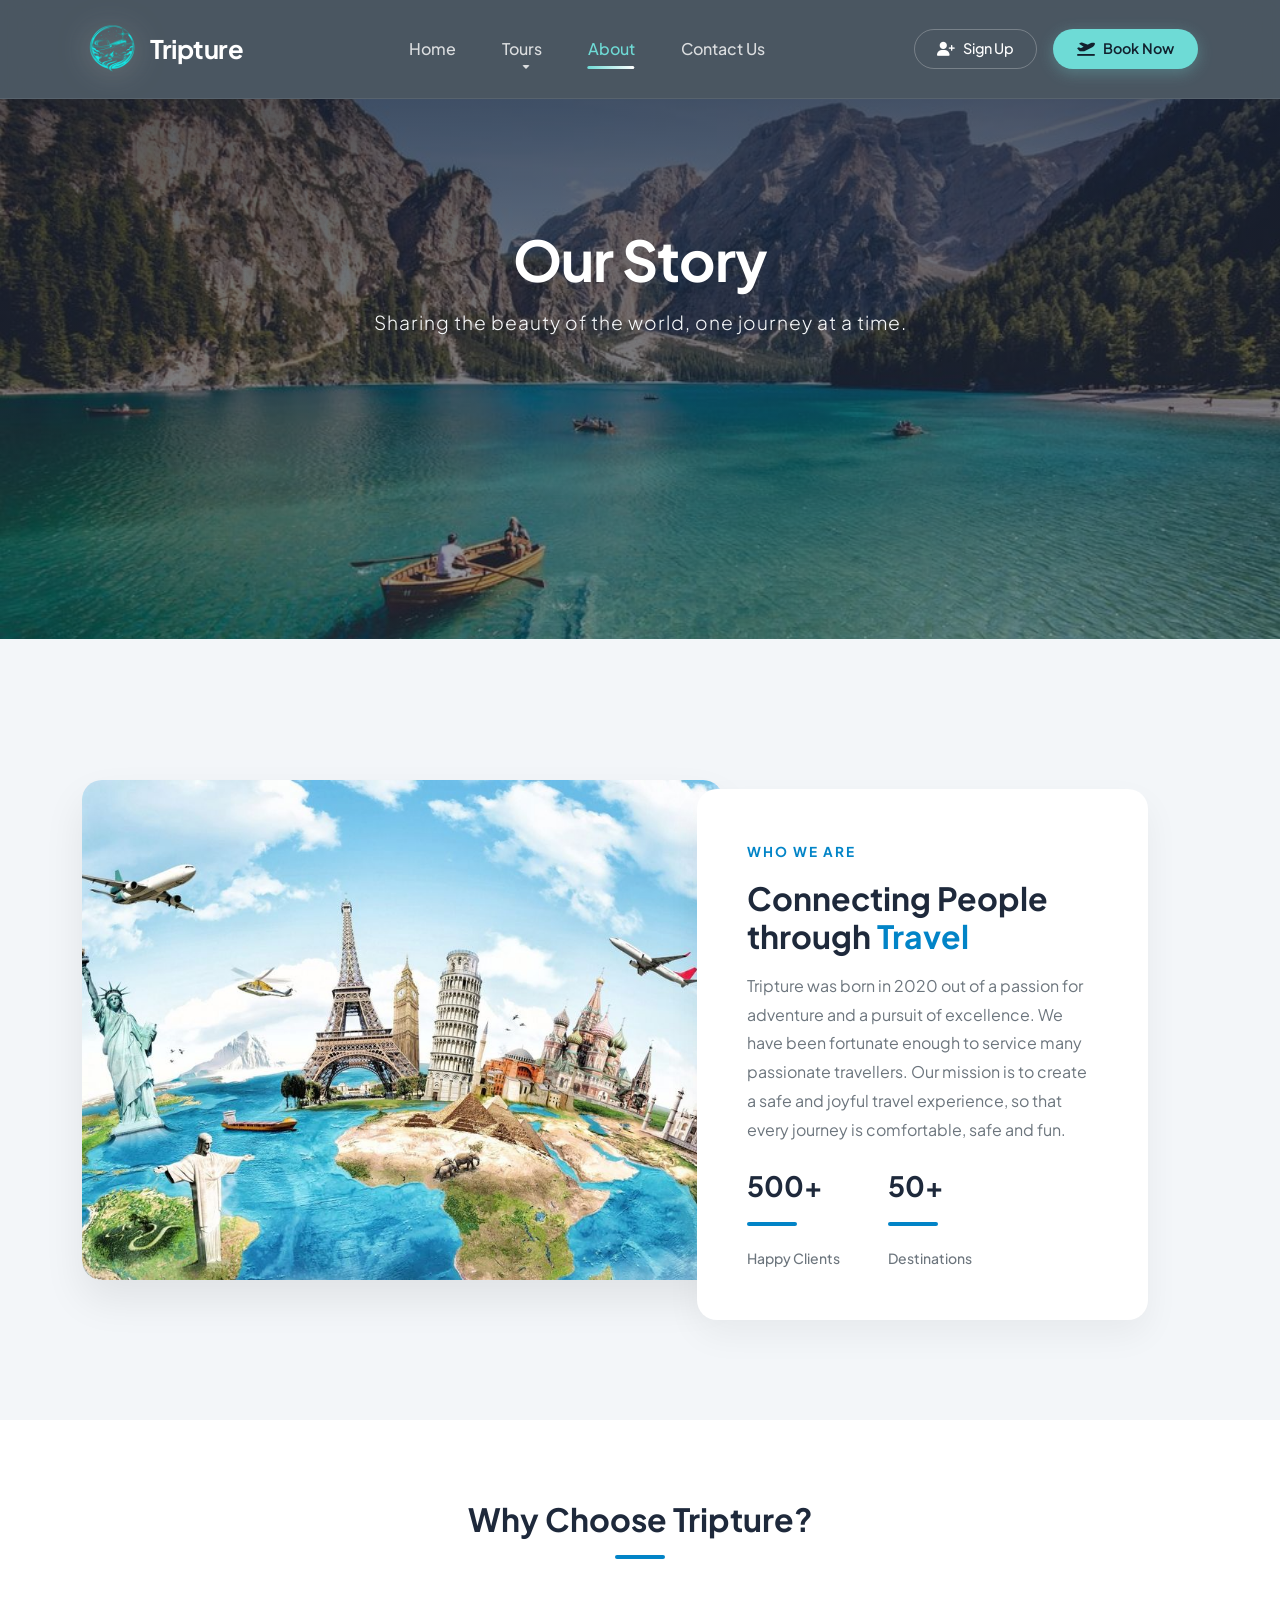
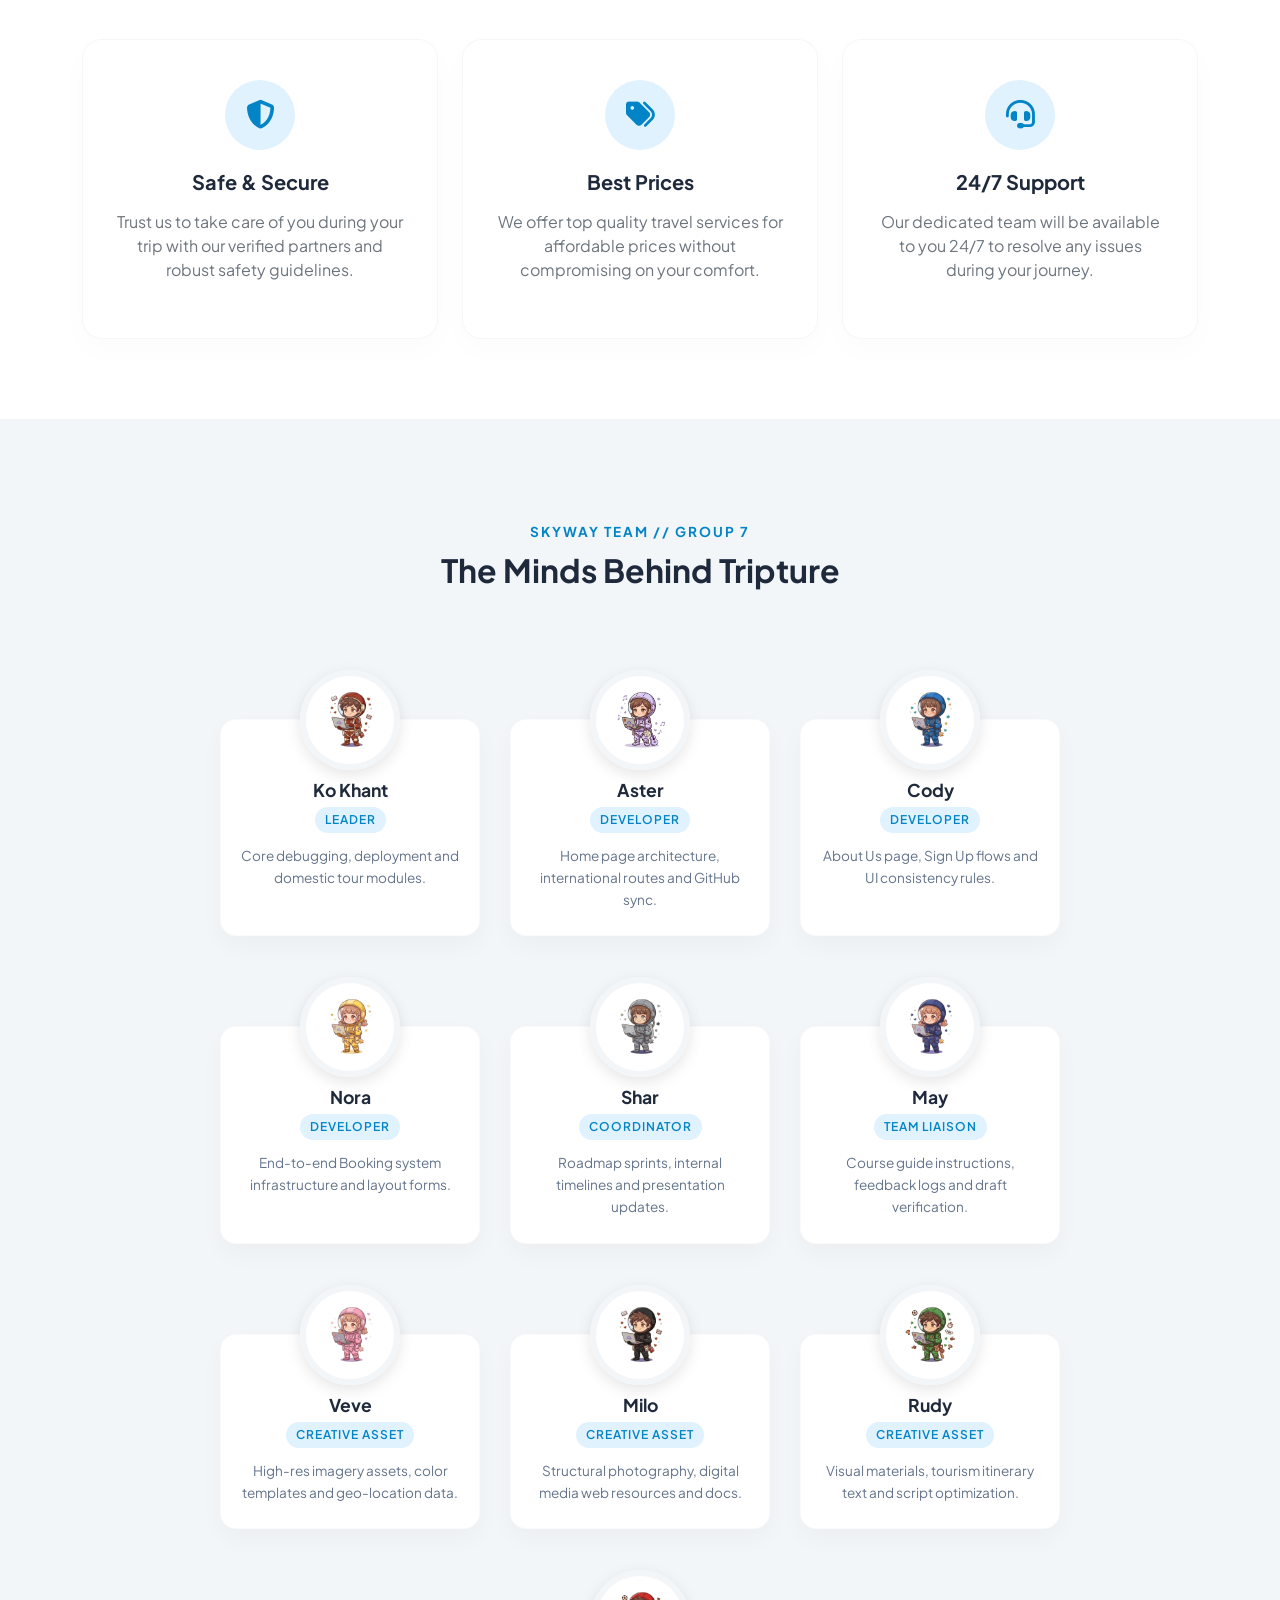
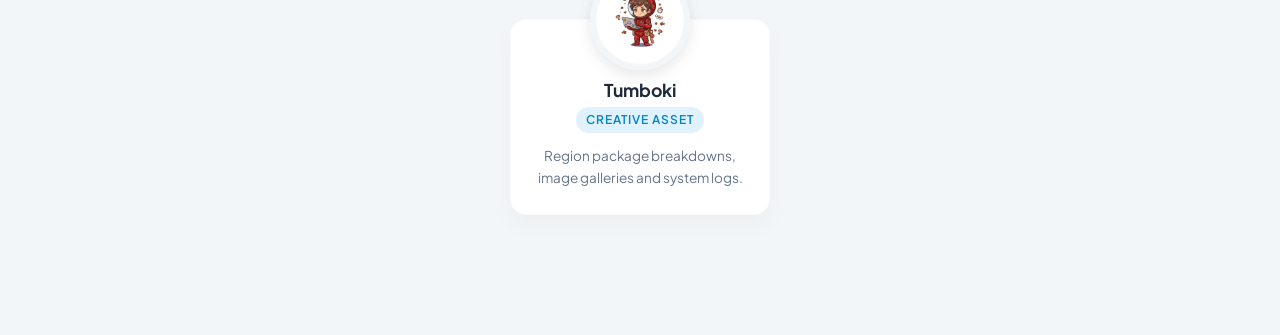
<file: about.html>
<!DOCTYPE html>
<html lang="en">

<head>
    <meta charset="UTF-8">
    <meta name="viewport" content="width=device-width, initial-scale=1.0">
    <title>About Us | Tripture</title>

    <link rel="icon" type="image/png" sizes="96x96" href="https://tripture.vercel.app/assets/favicon.png?v=2">

    <link href="https://fonts.googleapis.com/css2?family=Plus+Jakarta+Sans:wght@300;400;500;600;700&display=swap"
        rel="stylesheet">

    <link rel="stylesheet" href="https://cdnjs.cloudflare.com/ajax/libs/font-awesome/6.4.0/css/all.min.css">

    <link href="https://cdn.jsdelivr.net/npm/bootstrap@5.3.0/dist/css/bootstrap.min.css" rel="stylesheet">

    <link rel="stylesheet" href="./style.css">
    <link rel="stylesheet" href="./navbar.css">

    <style>
        /* Global Variables & Theme */
        :root {
            --bg-color: #f3f6f9;
            --surface-color: #ffffff;
            --text-primary: #1e293b;
            --text-secondary: #64748b;
            --accent-color: #0284c7;
            --accent-light: #e0f2fe;

        }

        body {
            font-family: 'Plus Jakarta Sans', sans-serif;
            background-color: var(--bg-color);
            color: var(--text-primary);
            overflow-x: hidden;
            animation: fadeIn 1s ease-in-out;
        }

        @keyframes fadeIn {
            from {
                opacity: 0;
                transform: translateY(15px);
            }

            to {
                opacity: 1;
                transform: translateY(0);
            }
        }

        /* Hero Section (Minimalist & Deep) */
        .hero-section {
            background: linear-gradient(to bottom, rgba(15, 23, 42, 0.7), rgba(15, 23, 42, 0.4)), url('./assets/1.jpg') center/cover fixed;
            height: 60vh;
            min-height: 400px;
            display: flex;
            align-items: center;
            justify-content: center;
            text-align: center;
            position: relative;
            background-attachment: scroll;
        }

        .hero-content h1 {
            font-size: 3.5rem;
            font-weight: 700;
            color: #ffffff;
            letter-spacing: -1px;
            margin-bottom: 15px;
        }

        .hero-content p {
            color: #f8fafc;
            font-size: 1.2rem;
            font-weight: 300;
            letter-spacing: 1px;
        }

        /*  Mission Section (Overlapping Premium Layout) */
        .mission-section {
            padding: 100px 0;
            position: relative;
        }

        .mission-image-box {
            position: relative;
            border-radius: 20px;
            overflow: hidden;
            box-shadow: 0 20px 40px rgba(0, 0, 0, 0.08);
        }

        .mission-image-box img {
            width: 100%;
            height: 500px;
            object-fit: cover;
            transition: transform 0.7s ease;
        }

        .mission-image-box:hover img {
            transform: scale(1.05);
        }

        .mission-text-card {
            background: var(--surface-color);
            padding: 50px;
            border-radius: 20px;
            box-shadow: 0 15px 35px rgba(0, 0, 0, 0.05);
            position: relative;
            left: -50px;
            /* Overlapping effect */
            z-index: 2;
            margin-top: 50px;
        }

        @media (max-width: 991px) {
            .mission-text-card {
                left: 0;
                margin-top: -50px;
            }
        }

        .subtitle {
            color: var(--accent-color);
            font-size: 0.85rem;
            font-weight: 700;
            text-transform: uppercase;
            letter-spacing: 2px;
        }

        .stats-divider {
            height: 4px;
            width: 50px;
            background: var(--accent-color);
            border-radius: 2px;
            margin: 20px 0;
        }

        /* Features Section (Clean & Soft) */
        .features-section {
            padding: 80px 0;
        }

        .feature-box {
            background: var(--surface-color);
            border-radius: 20px;
            padding: 40px 30px;
            text-align: center;
            height: 100%;
            box-shadow: 0 10px 30px rgba(0, 0, 0, 0.02);
            border: 1px solid rgba(0, 0, 0, 0.03);
            transition: all 0.4s ease;
        }

        .feature-box:hover {
            transform: translateY(-10px);
            box-shadow: 0 20px 40px rgba(2, 132, 199, 0.08);
            border-color: var(--accent-light);
        }

        .icon-wrapper {
            width: 70px;
            height: 70px;
            background: var(--accent-light);
            color: var(--accent-color);
            border-radius: 50%;
            display: flex;
            align-items: center;
            justify-content: center;
            font-size: 1.8rem;
            margin: 0 auto 20px auto;
            transition: all 0.4s ease;
        }

        .feature-box:hover .icon-wrapper {
            background: var(--accent-color);
            color: #ffffff;
            transform: rotateY(180deg);
        }

        /* Team Section (Centered, Floating Profiles) */
        .team-section {
            padding: 100px 0 120px 0;
        }

        .section-header {
            text-align: center;
            margin-bottom: 80px;
        }

        /* Centered Flexbox layout for neatness */
        .team-grid {
            display: flex;
            flex-wrap: wrap;
            justify-content: center;
            gap: 40px 30px;
            max-width: 1200px;
            margin: 0 auto;
        }

        .team-card {
            background: var(--surface-color);
            width: 260px;
            border-radius: 16px;
            padding: 60px 20px 25px 20px;
            text-align: center;
            position: relative;
            margin-top: 50px;
            /* Space for the floating image */
            box-shadow: 0 10px 25px rgba(0, 0, 0, 0.03);
            border: 1px solid rgba(0, 0, 0, 0.02);
            transition: all 0.3s ease;
        }

        .team-card:hover {
            transform: translateY(-8px);
            box-shadow: 0 20px 40px rgba(0, 0, 0, 0.4);
        }

        .team-card-img {
            position: absolute;
            top: -50px;
            /* Pushing image out of the box */
            left: 50%;
            transform: translateX(-50%);
            width: 100px;
            height: 100px;
            border-radius: 50%;
            object-fit: cover;
            border: 6px solid var(--bg-color);
            /* Matches page background to look cut out */
            box-shadow: 0 5px 15px rgba(0, 0, 0, 0.1);
            transition: all 0.4s ease;
        }

        .team-card:hover .team-card-img {
            border-color: var(--text-secondary);
            transform: translateX(-50%) scale(1.1);
        }

        .team-info h4 {
            font-size: 1.1rem;
            font-weight: 700;
            color: var(--text-primary);
            margin-bottom: 5px;
        }

        .team-role {
            font-size: 0.75rem;
            font-weight: 600;
            color: var(--accent-color);
            background: var(--accent-light);
            padding: 4px 10px;
            border-radius: 20px;
            display: inline-block;
            text-transform: uppercase;
            letter-spacing: 1px;
            margin-bottom: 12px;
        }

        .team-desc {
            font-size: 0.85rem;
            color: var(--text-secondary);
            line-height: 1.6;
            margin: 0;
        }
    </style>
</head>

<body>

    <nav class="navbar navbar-expand-lg sticky-top glass-nav">
        <div class="container">
            <!-- Brand / Logo -->
            <a class="navbar-brand d-flex align-items-center" href="#">
                <img src="/assets/favicon.png" alt="Logo" class="me-2 favilogo-img"
                    style="width: 60px; height: 60px;" />
                <span class="brand-text">Tripture</span>
            </a>

            <!-- Custom Hamburger Toggler for Mobile -->
            <button class="navbar-toggler custom-toggler collapsed" type="button" data-bs-toggle="collapse"
                data-bs-target="#navbarNav" aria-controls="navbarNav" aria-expanded="false"
                aria-label="Toggle navigation">
                <span class="toggler-bar bar-top"></span>
                <span class="toggler-bar bar-middle"></span>
                <span class="toggler-bar bar-bottom"></span>
            </button>

            <!-- Navbar Menu Links -->
            <div class="collapse navbar-collapse" id="navbarNav">
                <ul class="navbar-nav mx-auto align-items-center">
                    <li class="nav-item">
                        <a class="nav-link" href="./index.html">Home</a>
                    </li>
                    <li class="nav-item dropdown">
                        <a class="nav-link dropdown-toggle" href="#" role="button" data-bs-toggle="dropdown"
                            aria-expanded="false">
                            Tours
                        </a>
                        <ul class="dropdown-menu custom-dropdown">
                            <li><a class="dropdown-item" href="./domestic.html"><i
                                        class="fa-solid fa-map-location-dot me-2"></i>Domestic</a></li>
                            <li><a class="dropdown-item" href="/international.html"><i
                                        class="fa-solid fa-globe me-2"></i>International</a></li>
                        </ul>
                    </li>
                    <li class="nav-item">
                        <a class="nav-link active" href="#">About</a>
                    </li>
                    <li class="nav-item">
                        <a class="nav-link" href="#">Contact Us</a>
                    </li>
                </ul>

                <!-- Auth & Call To Action Buttons -->
                <div class="nav-buttons d-flex flex-column flex-lg-row align-items-center gap-3">
                    <a href="./signup.html" class="btn btn-login">
                        <i class="fa-solid fa-user-plus me-2"></i>Sign Up
                    </a>
                    <a href="./booking.html" class="btn btn-book">
                        <i class="fa-solid fa-plane-departure me-2"></i>Book Now
                    </a>
                </div>
            </div>
        </div>
    </nav>

    <header class="hero-section">
        <div class="hero-content">
            <h1>Our Story</h1>
            <p>Sharing the beauty of the world, one journey at a time.</p>
        </div>
    </header>

    <section class="mission-section">
        <div class="container">
            <div class="row align-items-center">
                <div class="col-lg-7">
                    <div class="mission-image-box">
                        <img src="./assets/2.jpg" alt="Adventure Travel">
                    </div>
                </div>
                <div class="col-lg-5">
                    <div class="mission-text-card">
                        <span class="subtitle">Who We Are</span>
                        <h2 class="fw-bold my-3">Connecting People through <span
                                style="color: var(--accent-color);">Travel</span></h2>
                        <p class="text-secondary mb-4" style="line-height: 1.8;">
                            Tripture was born in 2020 out of a passion for adventure and a pursuit of excellence.
                            We have been fortunate enough to service many passionate travellers. Our mission is to
                            create a safe and joyful travel experience, so that every journey is comfortable, safe and
                            fun.
                        </p>

                        <div class="d-flex gap-5 mt-4">
                            <div>
                                <h3 class="fw-bold mb-0">500+</h3>
                                <div class="stats-divider"></div>
                                <span class="text-secondary small fw-medium">Happy Clients</span>
                            </div>
                            <div>
                                <h3 class="fw-bold mb-0">50+</h3>
                                <div class="stats-divider"></div>
                                <span class="text-secondary small fw-medium">Destinations</span>
                            </div>
                        </div>
                    </div>
                </div>
            </div>
        </div>
    </section>

    <section class="features-section">
        <div class="container">
            <div class="section-header">
                <h2 class="fw-bold">Why Choose Tripture?</h2>
                <div class="stats-divider mx-auto mt-3"></div>
            </div>
            <div class="row g-4">
                <div class="col-md-4">
                    <div class="feature-box">
                        <div class="icon-wrapper">
                            <i class="fa-solid fa-shield-halved"></i>
                        </div>
                        <h5 class="fw-bold mb-3">Safe & Secure</h5>
                        <p class="text-secondary">Trust us to take care of you during your trip with our verified
                            partners and robust safety guidelines.</p>
                    </div>
                </div>
                <div class="col-md-4">
                    <div class="feature-box">
                        <div class="icon-wrapper">
                            <i class="fa-solid fa-tags"></i>
                        </div>
                        <h5 class="fw-bold mb-3">Best Prices</h5>
                        <p class="text-secondary">We offer top quality travel services for affordable prices without
                            compromising on your comfort.</p>
                    </div>
                </div>
                <div class="col-md-4">
                    <div class="feature-box">
                        <div class="icon-wrapper">
                            <i class="fa-solid fa-headset"></i>
                        </div>
                        <h5 class="fw-bold mb-3">24/7 Support</h5>
                        <p class="text-secondary">Our dedicated team will be available to you 24/7 to resolve any issues
                            during your journey.</p>
                    </div>
                </div>
            </div>
        </div>
    </section>

    <section class="team-section" id="team-section">
        <div class="container">

            <div class="section-header">
                <span class="subtitle">Skyway Team // Group 7</span>
                <h2 class="fw-bold mt-2">The Minds Behind Tripture</h2>
            </div>

            <div class="team-grid">

                <div class="team-card">
                    <img src="./assets/profile/ko khant.jpg" alt="Ko Khant" class="team-card-img">
                    <div class="team-info">
                        <h4>Ko Khant</h4>
                        <span class="team-role">Leader</span>
                        <p class="team-desc">Core debugging, deployment and domestic tour modules.</p>
                    </div>
                </div>

                <div class="team-card">
                    <img src="./assets/profile/aster.jpg" alt="Aster" class="team-card-img">
                    <div class="team-info">
                        <h4>Aster</h4>
                        <span class="team-role">Developer</span>
                        <p class="team-desc">Home page architecture, international routes and GitHub sync.</p>
                    </div>
                </div>

                <div class="team-card">
                    <img src="./assets/profile/cody.jpg" alt="Cody" class="team-card-img">
                    <div class="team-info">
                        <h4>Cody</h4>
                        <span class="team-role">Developer</span>
                        <p class="team-desc">About Us page, Sign Up flows and UI consistency rules.</p>
                    </div>
                </div>

                <div class="team-card">
                    <img src="./assets/profile/nora.jpg" alt="Nora" class="team-card-img">
                    <div class="team-info">
                        <h4>Nora</h4>
                        <span class="team-role">Developer</span>
                        <p class="team-desc">End-to-end Booking system infrastructure and layout forms.</p>
                    </div>
                </div>

                <div class="team-card">
                    <img src="./assets/profile/shar.jpg" alt="Shar" class="team-card-img">
                    <div class="team-info">
                        <h4>Shar</h4>
                        <span class="team-role">Coordinator</span>
                        <p class="team-desc">Roadmap sprints, internal timelines and presentation updates.</p>
                    </div>
                </div>

                <div class="team-card">
                    <img src="./assets/profile/may.jpg" alt="May" class="team-card-img">
                    <div class="team-info">
                        <h4>May</h4>
                        <span class="team-role">Team Liaison</span>
                        <p class="team-desc">Course guide instructions, feedback logs and draft verification.</p>
                    </div>
                </div>

                <div class="team-card">
                    <img src="./assets/profile/veve.jpg" alt="Veve" class="team-card-img">
                    <div class="team-info">
                        <h4>Veve</h4>
                        <span class="team-role">Creative Asset</span>
                        <p class="team-desc">High-res imagery assets, color templates and geo-location data.</p>
                    </div>
                </div>

                <div class="team-card">
                    <img src="./assets/profile/milo.jpg" alt="Milo" class="team-card-img">
                    <div class="team-info">
                        <h4>Milo</h4>
                        <span class="team-role">Creative Asset</span>
                        <p class="team-desc">Structural photography, digital media web resources and docs.</p>
                    </div>
                </div>

                <div class="team-card">
                    <img src="./assets/profile/rudy.jpg" alt="Rudy" class="team-card-img">
                    <div class="team-info">
                        <h4>Rudy</h4>
                        <span class="team-role">Creative Asset</span>
                        <p class="team-desc">Visual materials, tourism itinerary text and script optimization.</p>
                    </div>
                </div>

                <div class="team-card">
                    <img src="./assets/profile/tumboki.jpg" alt="Tumboki" class="team-card-img">
                    <div class="team-info">
                        <h4>Tumboki</h4>
                        <span class="team-role">Creative Asset</span>
                        <p class="team-desc">Region package breakdowns, image galleries and system logs.</p>
                    </div>
                </div>

            </div>
        </div>
    </section>

    <script src="https://cdn.jsdelivr.net/npm/bootstrap@5.3.0/dist/js/bootstrap.bundle.min.js"></script>
</body>

</html>
</file>
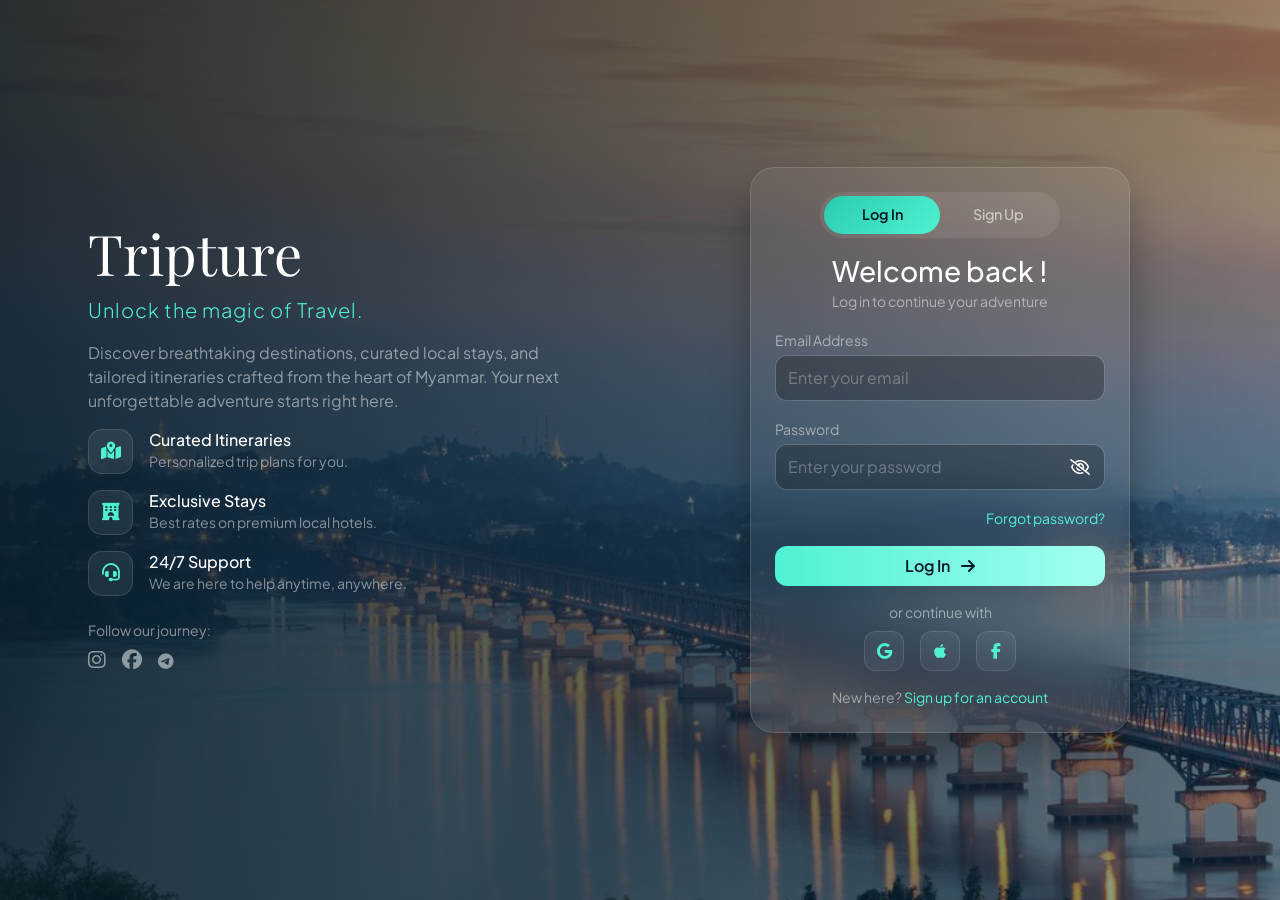
<file: signup.html>
<!DOCTYPE html>
<html lang="en">
<head>
    <meta charset="UTF-8">
    <meta name="viewport" content="width=device-width, initial-scale=1.0">
    <title>Sign Up with Tripture</title>
    <link rel="icon" type="image/png" sizes="96x96" href="https://tripture.vercel.app/assets/favicon.png?v=2">

    <!-- bootstrap css1 js1  -->
    <link href="https://cdn.jsdelivr.net/npm/bootstrap@5.3.2/dist/css/bootstrap.min.css" rel="stylesheet">
    
    <!-- font awesome  -->
    <link rel="stylesheet" href="https://cdnjs.cloudflare.com/ajax/libs/font-awesome/6.4.2/css/all.min.css">
    <!-- custom css  -->
    <link rel="stylesheet" href="./signup.css">
</head>
<body>

    <div class="container-fluid login-container d-flex align-items-center justify-content-center">
        <div class="row w-100 max-container align-items-center" style="min-height: 85vh;">
            
            <div class="col-lg-6 d-none d-lg-flex flex-column justify-content-center text-white ps-5 h-100 pe-5">
                
                <h1 class="display-4 fw-serif mb-2">Tripture</h1> <p class="lead tagline-text mb-3">Unlock the magic of Travel.</p> <div class="w-100 text-white-50 mb-3"> <p class="mb-0">Discover breathtaking destinations, curated local stays, and tailored itineraries crafted from the heart of Myanmar. Your next unforgettable adventure starts right here.</p>
                </div>

                <div class="features-list d-flex flex-column gap-3 mb-4"> <div class="d-flex align-items-center gap-3">
                        <div class="feature-icon" style="width:45px; height:45px; font-size:1.1rem;"><i class="fa-solid fa-map-location-dot"></i></div>
                        <div>
                            <h6 class="mb-0 text-white">Curated Itineraries</h6>
                            <small class="text-white-50">Personalized trip plans for you.</small>
                        </div>
                    </div>
                    <div class="d-flex align-items-center gap-3">
                        <div class="feature-icon" style="width:45px; height:45px; font-size:1.1rem;"><i class="fa-solid fa-hotel"></i></div>
                        <div>
                            <h6 class="mb-0 text-white">Exclusive Stays</h6>
                            <small class="text-white-50">Best rates on premium local hotels.</small>
                        </div>
                    </div>
                    <div class="d-flex align-items-center gap-3">
                        <div class="feature-icon" style="width:45px; height:45px; font-size:1.1rem;"><i class="fa-solid fa-headset"></i></div>
                        <div>
                            <h6 class="mb-0 text-white">24/7 Support</h6>
                            <small class="text-white-50">We are here to help anytime, anywhere.</small>
                        </div>
                    </div>
                </div>

                <div class="mt-auto pb-2">
                    <small class="text-white-50 d-block mb-2">Follow our journey:</small>
                    <div class="d-flex gap-3">
                        <a href="#" class="social-link-icon"><i class="fa-brands fa-instagram fs-5"></i></a>
                        <a href="#" class="social-link-icon"><i class="fa-brands fa-facebook fs-5"></i></a>
                        <a href="#" class="social-link-icon"><i class="fa-brands fa-telegram"></i></a>
                    </div>
                </div>

            </div>

            <div class="col-lg-6 col-100 d-flex justify-content-center align-items-center">
                <div class="glass-card p-4 p-md-4 w-100" style="max-width: 380px;">
                    
                    <div class="text-center d-lg-none mb-3">
                        <h1 class="fw-serif text-white mb-1">Tripture</h1>
                        <p class="text-white-50 small">Unlock the magic of Travel</p>
                    </div>

                    <div class="switch-box mb-3 mx-auto" id="switchBox"> <div class="switch-slider"></div>
                        <button class="switch-btn active" id="btnShowLogin">Log In</button>
                        <button class="switch-btn" id="btnShowSignup">Sign Up</button>
                    </div>

                    <div class="form-container relative-container">
                        
                        <div class="form-section active" id="loginSection">
                            <h3 class="text-white text-center mb-1">Welcome back !</h3>
                            <p class="text-center text-white-50 small mb-3">Log in to continue your adventure</p>

                            <form id="loginForm">
                                <div class="mb-3">
                                    <label class="form-label text-white-50 small mb-1">Email Address</label>
                                    <input type="email" class="form-control" id="loginEmail" placeholder="Enter your email" required>
                                </div>
                                <div class="mb-3">
                                    <label class="form-label text-white-50 small mb-1">Password</label>
                                    <div class="password-wrapper">
                                        <input type="password" class="form-control password-input" id="loginPassword" placeholder="Enter your password" required minlength="6">
                                        <i class="fa-regular fa-eye-slash toggle-password password-icon"></i>
                                    </div>
                                </div>
                                <div class="text-end mb-3">
                                    <a href="#" class="forgot-link small text-cyan">Forgot password?</a>
                                </div>

                                <button type="submit" class="btn btn-primary-action w-100 mb-3 py-2">
                                    Log In <i class="fa-solid fa-arrow-right ms-2"></i>
                                </button>
                            </form>

                            <div class="text-center text-white-50 small mb-2">or continue with</div>
                            <div class="d-flex justify-content-center gap-3 mb-3">
                                <button class="btn btn-social" style="width:40px; height:40px;"><i class="fa-brands fa-google"></i></button>
                                <button class="btn btn-social" style="width:40px; height:40px;"><i class="fa-brands fa-apple"></i></button>
                                <button class="btn btn-social" style="width:40px; height:40px;"><i class="fa-brands fa-facebook-f"></i></button>
                            </div>

                            <div class="text-center text-white-50 small">
                                New here? <a href="#" class="switch-link text-cyan" id="linkToSignUp">Sign up for an account</a>
                            </div>
                        </div>

                        <div class="form-section" id="signupSection">
                            <h3 class="text-white text-center mb-1">Create Account</h3>
                            <p class="text-center text-white-50 small mb-3">Join Tripture to explore the world</p>

                            <form id="signUpForm">
                                <div class="mb-2">
                                    <label class="form-label text-white-50 small mb-1">Full Name</label>
                                    <input type="text" class="form-control" id="signUpName" placeholder="Enter your name" required>
                                </div>
                                <div class="mb-2">
                                    <label class="form-label text-white-50 small mb-1">Email Address</label>
                                    <input type="email" class="form-control" id="signUpEmail" placeholder="Enter your email" required>
                                </div>
                                <div class="mb-3">
                                    <label class="form-label text-white-50 small mb-1">Password</label>
                                    <div class="password-wrapper">
                                        <input type="password" class="form-control password-input" id="signUpPassword" placeholder="Create password" required minlength="6">
                                        <i class="fa-regular fa-eye-slash toggle-password password-icon"></i>
                                    </div>
                                </div>

                                <div class="form-check mb-3 ms-1">
                                    <input class="form-check-input custom-checkbox" type="checkbox" id="termsCheck" required>
                                    <label class="form-check-label text-white-50 small" for="termsCheck">
                                        I agree to the <a href="#" class="text-cyan text-decoration-none">Terms</a> & <a href="#" class="text-cyan text-decoration-none">Privacy</a>
                                    </label>
                                </div>

                                <button type="submit" class="btn btn-primary-action w-100 mb-3 mt-1 py-2">
                                    Register Now <i class="fa-solid fa-user-plus ms-2"></i>
                                </button>
                            </form>

                            <div class="text-center text-white-50 small">
                                Already have an account? <a href="#" class="switch-link text-cyan" id="linkToLogin">Log In here</a>
                            </div>
                        </div>

                    </div>
                </div>
            </div>

        </div>
    </div>

    <script src="https://cdn.jsdelivr.net/npm/bootstrap@5.3.2/dist/js/bootstrap.bundle.min.js"></script>
    <script>
        document.addEventListener('DOMContentLoaded', () => {
    
            //Sliding Toggle & Form Switch Logic
            const switchBox = document.getElementById('switchBox');
            
            // Buttons
            const btnShowLogin = document.getElementById('btnShowLogin');
            const btnShowSignup = document.getElementById('btnShowSignup');
            const linkToSignUp = document.getElementById('linkToSignUp'); // link inside form
            const linkToLogin = document.getElementById('linkToLogin');   // link inside form

            // Form Sections
            const loginSection = document.getElementById('loginSection');
            const signupSection = document.getElementById('signupSection');

            // Sign Up ဖက်သို့ ရွှေ့ရန် function
            const switchToSignup = (e) => {
                e.preventDefault();
                // Move the slider bubble
                switchBox.classList.add('signup-active');
                btnShowLogin.classList.remove('active');
                btnShowSignup.classList.add('active');

                // Change the forms (Fade effect)
                loginSection.classList.remove('active');
                signupSection.classList.add('active');
            };

            // Log In ဖက်သို့ ပြန်ရွှေ့ရန် function
            const switchToLogin = (e) => {
                e.preventDefault();
                // Move the slider bubble back
                switchBox.classList.remove('signup-active');
                btnShowSignup.classList.remove('active');
                btnShowLogin.classList.add('active');

                // Change the forms (Fade effect)
                signupSection.classList.remove('active');
                loginSection.classList.add('active');
            };

            // Event Listeners ချိတ်ဆက်ခြင်း
            btnShowSignup.addEventListener('click', switchToSignup);
            linkToSignUp.addEventListener('click', switchToSignup);

            btnShowLogin.addEventListener('click', switchToLogin);
            linkToLogin.addEventListener('click', switchToLogin);


            // Password (Toggle View)
            const passwordToggles = document.querySelectorAll('.toggle-password');
            passwordToggles.forEach(toggle => {
                toggle.addEventListener('click', function() {
                    const input = this.parentElement.querySelector('input');
                    const icon = this;
                    
                    if (input.type === 'password') {
                        input.type = 'text'; 
                        icon.classList.replace('fa-eye-slash', 'fa-eye'); 
                    } else {
                        input.type = 'password'; 
                        icon.classList.replace('fa-eye', 'fa-eye-slash');
                    }
                });
            });


            //Form Submit (Valid ဖြစ်ပါက home page သို့ သွားမည်)
            const loginForm = document.getElementById('loginForm');
            const signUpForm = document.getElementById('signUpForm');

            loginForm.addEventListener('submit', function(event) {
                if (this.checkValidity()) {
                    event.preventDefault(); 
                    window.location.href = "index.html"; // home.html
                }
            });

            signUpForm.addEventListener('submit', function(event) {
                if (this.checkValidity()) {
                    event.preventDefault(); 
                    window.location.href = "index.html"; // home.html
                }
            });
        });
    </script>
</body>
</html>
</file>
<file: style.css>
@import url("https://fonts.googleapis.com/css2?family=Gelasio:ital,wght@0,400..700;1,400..700&display=swap");

@import url("https://fonts.googleapis.com/css2?family=Playfair+Display:ital,wght@0,600;0,800;1,400&family=Plus+Jakarta+Sans:wght@400;500;600;700&display=swap");

:root {
  --primary: #0b7285;
  --primary-dark: #12212e;
  --secondary: #6edbd6;
  --white: #e8fffa;
  --cream: #ece7dc;
  --glass: rgba(255, 255, 255, 0.15);
  --tripture-navy: #001f3f;
  --tripture-light: #f8fdfd;
  --tripture-shadow: 0 30px 60px rgba(0, 0, 0, 0.35);
}

* {
  box-sizing: border-box;
}

html,
body {
  overflow-x: hidden;
}
body {
  margin: 0;
  padding: 0;
  font-family: "Plus Jakarta Sans", sans-serif; /* Clean Sans-serif Base Font */
  background-color: #f8fafc;
  overflow-x: hidden;
}

/*  COMMON UTILITIES  */
.text-teal {
  color: var(--secondary) !important;
}

.bg-teal {
  background-color: var(--primary) !important;
}

.bg-dark-blue {
  background-color: var(--tripture-navy) !important;
}

.accordion-button:focus,
.accordion-button:not(.collapsed) {
  box-shadow: none;
}

.accordion-button:not(.collapsed) {
  background-color: transparent;
  color: var(--secondary);
}

/*  HERO SECTION MAIN  */
.hero-section {
  padding: 20px 0 180px 0;
  min-height: 100vh;
  display: flex;
  align-items: center;
  position: relative;
  background:
    linear-gradient(
      135deg,
      rgba(18, 33, 46, 0.98) 35%,
      rgba(18, 33, 46, 0.75) 100%
    ),
    url("./assets/Domestic/mawlamyine.jpg");
  background-repeat: no-repeat;
  background-size: cover;
  background-position: center;
}

/* Premium Navigation Badge */
.bg-glass-premium {
  background: rgba(255, 255, 255, 0.05);
  backdrop-filter: blur(8px);
  -webkit-backdrop-filter: blur(8px);
  border: 1px solid rgba(255, 255, 255, 0.1);
  padding: 8px 18px;
  font-size: 0.85rem;
  font-weight: 500;
  letter-spacing: 1px;
  text-transform: uppercase;
  color: #ffffff;
  border-radius: 50px;
  display: inline-block;
  animation: fadeInUp 0.6s ease-out;
}

/*  FLUID TYPOGRAPHY  */
.hero-title {
  font-family: "Playfair Display", serif; /* Elegant Travel Editorial Font */
  font-size: clamp(1.8rem, 3.5vw, 2.5rem);
  font-weight: 800;
  line-height: 1.15;
  margin-bottom: 1.5rem;
  letter-spacing: -0.5px;
  color: #ffffff;
  animation: fadeInUp 0.8s cubic-bezier(0.4, 0, 0.2, 1);
}

.text-gradient {
  background: linear-gradient(135deg, var(--secondary) 30%, #ffffff 100%);
  -webkit-background-clip: text;
  -webkit-text-fill-color: transparent;
  font-style: italic;
  font-weight: 600;
  font-size: clamp(2.5rem, 5vw, 4.5rem);
}

.hero-description {
  font-family: "Plus Jakarta Sans", sans-serif;
  font-size: clamp(1rem, 1.2vw, 1.2rem);
  margin-bottom: 2.5rem;
  opacity: 0.8;
  line-height: 1.7;
  color: #f0fdfa;
  max-width: 540px;
  animation: fadeInUp 1s cubic-bezier(0.4, 0, 0.2, 1);
}

/*  BUTTONS  */
.hero-btns-container {
  animation: fadeInUp 1.2s cubic-bezier(0.4, 0, 0.2, 1);
}

.btn-teal-fill {
  background: linear-gradient(135deg, var(--secondary), #4ecdc4);
  color: var(--primary-dark) !important;
  border-radius: 50px;
  padding: 14px 35px;
  font-weight: 600;
  border: none;
  box-shadow: 0 8px 25px rgba(110, 219, 214, 0.25);
  transition: all 0.3s cubic-bezier(0.4, 0, 0.2, 1);
}

.btn-teal-fill:hover {
  transform: translateY(-3px);
  box-shadow: 0 12px 30px rgba(110, 219, 214, 0.4);
  color: var(--primary-dark) !important;
}

.btn-outline-premium {
  color: #ffffff;
  border: 1px solid rgba(255, 255, 255, 0.2);
  border-radius: 50px;
  padding: 14px 35px;
  font-weight: 600;
  background: transparent;
  transition: all 0.3s cubic-bezier(0.4, 0, 0.2, 1);
}

.btn-outline-premium:hover {
  background: rgba(255, 255, 255, 0.08);
  border-color: #ffffff;
  color: #ffffff;
  transform: translateY(-2px);
}

/*  GEOMETRIC GRID & ASPECT RATIO FIX  */
.modern-grid-container {
  display: grid;
  grid-template-columns: repeat(12, 1fr);
  grid-template-rows: repeat(12, 35px); /* Row Height optimized */
  gap: 24px;
  position: relative;
  width: 100%;
}

/* Base Bento Card Style */
.grid-card {
  position: relative;
  border-radius: 24px;
  overflow: hidden;
  box-shadow: var(--tripture-shadow);
  border: 1px solid rgba(255, 255, 255, 0.1);
  background: var(--primary-dark);
}

.grid-card img {
  width: 100%;
  height: 100%;
  object-fit: cover;
  transition: transform 0.6s cubic-bezier(0.4, 0, 0.2, 1);
}

/* Hover Interactivity */
.grid-card:hover img {
  transform: scale(1.06);
}

.grid-card:hover {
  border-color: rgba(110, 219, 214, 0.4);
}

/* Premium Card Label Tags */
.card-overlay-text {
  position: absolute;
  bottom: 20px;
  left: 20px;
  background: rgba(18, 33, 46, 0.6);
  backdrop-filter: blur(8px);
  -webkit-backdrop-filter: blur(8px);
  padding: 6px 16px;
  border-radius: 30px;
  color: #ffffff;
  font-size: 0.85rem;
  font-weight: 600;
  letter-spacing: 0.5px;
  border: 1px solid rgba(255, 255, 255, 0.1);
}

/* Asymmetric Desktop Row/Col Placements */
.card-premium-one {
  grid-column: 1 / 6;
  grid-row: 3 / 11; /* Spain: Proportional aspect ratio locked */
  animation: float-one 6s ease-in-out infinite;
}

.card-premium-two {
  grid-column: 6 / 13;
  grid-row: 1 / 6; /* Vietnam */
  animation: float-two 7s ease-in-out infinite;
}

.card-premium-three {
  grid-column: 6 / 13;
  grid-row: 6 / 13; /* Brazil */
  animation: float-three 5s ease-in-out infinite;
}

/*  INFINITE FLOATING ANIMATIONS  */
@keyframes float-one {
  0%,
  100% {
    transform: translateY(0);
  }
  50% {
    transform: translateY(-12px);
  }
}

@keyframes float-two {
  0%,
  100% {
    transform: translateY(0);
  }
  50% {
    transform: translateY(-18px);
  }
}

@keyframes float-three {
  0%,
  100% {
    transform: translateY(0);
  }
  50% {
    transform: translateY(-8px);
  }
}

.animate-spin-slow {
  animation: spin 12s linear infinite;
}

@keyframes spin {
  from {
    transform: rotate(0deg);
  }
  to {
    transform: rotate(360deg);
  }
}

@keyframes fadeInUp {
  from {
    opacity: 0;
    transform: translateY(25px);
  }
  to {
    opacity: 1;
    transform: translateY(0);
  }
}

/*  CUSTOM SHAPE DIVIDER  */
.custom-shape-divider-bottom {
  position: absolute;
  bottom: -1px;
  left: 0;
  width: 100%;
  overflow: hidden;
  line-height: 0;
  z-index: 10;
}

.custom-shape-divider-bottom svg {
  position: relative;
  display: block;
  width: calc(100% + 1.3px);
  height: 80px;
}

.custom-shape-divider-bottom .shape-fill {
  fill: #f9f9f9;
}

/* RESPONSIVE LAYOUT BREAKPOINTS */

@media (max-width: 1199px) and (min-width: 992px) {
  .modern-grid-container {
    grid-template-rows: repeat(12, 30px);
    gap: 16px;
  }

  .hero-title {
    font-size: 3.5rem;
  }

  /*  BUTTONS  */
  .hero-btns-container {
    animation: fadeInUp 1.2s cubic-bezier(0.4, 0, 0.2, 1);
  }

  .btn-teal-fill {
    background: linear-gradient(135deg, var(--secondary), #4ecdc4);
    color: var(--primary-dark) !important;
    border-radius: 50px;
    padding: 14px 20px;
    font-weight: 500;
    border: none;
    box-shadow: 0 8px 25px rgba(110, 219, 214, 0.25);
    transition: all 0.3s cubic-bezier(0.4, 0, 0.2, 1);
  }

  .btn-teal-fill:hover {
    transform: translateY(-3px);
    box-shadow: 0 12px 30px rgba(110, 219, 214, 0.4);
    color: var(--primary-dark) !important;
  }

  .btn-outline-premium {
    color: #ffffff;
    border: 1px solid rgba(255, 255, 255, 0.2);
    border-radius: 50px;
    padding: 14px 35px;
    font-weight: 500;
    background: transparent;
    transition: all 0.3s cubic-bezier(0.4, 0, 0.2, 1);
  }

  .btn-outline-premium:hover {
    background: rgba(255, 255, 255, 0.08);
    border-color: #ffffff;
    color: #ffffff;
    transform: translateY(-2px);
  }
}

@media (max-width: 991px) {
  .hero-section {
    padding: 120px 0 100px 0;
    text-align: center;
  }
  .hero-description {
    margin-inline: auto;
  }
  .modern-grid-container {
    grid-template-rows: repeat(12, 28px);
    gap: 15px;
    margin-top: 40px;
  }
}

@media (max-width: 576px) {
  .hero-section {
    padding: 90px 0 110px 0;
    background:
      linear-gradient(
        180deg,
        rgba(18, 33, 46, 0.98) 60%,
        rgba(18, 33, 46, 0.88) 100%
      ),
      url("./assets/Domestic/mawlamyine.jpg");
  }

  /* Fluid Flex Stack Alternative for Mobile Devices */
  .modern-grid-container {
    display: flex;
    flex-direction: column;
    gap: 20px;
  }

  .grid-card {
    grid-column: auto !important;
    grid-row: auto !important;
    animation: none !important;
    transform: none !important;
    height: 240px;
    border-radius: 20px;
  }

  .card-premium-one {
    height: 270px;
  }

  .btn-teal-fill,
  .btn-outline-premium {
    width: 100%;
  }
}

/* ================= BUTTONS ================= */

.btn-gateway-light {
  border-radius: 30px;
  font-weight: 600;
  border: none;
  transition: all 0.3s ease;
}

.btn-gateway-light {
  background-color: #ffffff;
  color: var(--tripture-navy);
  padding: 10px 30px;
}

.btn-gateway-light:hover {
  background-color: var(--secondary);
  color: #ffffff;
}

/* ================= PHOTO CARDS ================= */

.gallery-thumb img,
.main-tour-img {
  width: 100%;
  height: 100%;
  object-fit: cover;
}

/* ================= international section  =================*/

/* Section Styling */
.international-section {
  min-height: 100vh;
  background: radial-gradient(circle, #ffffff 0%, #f6f6f6 100%);
  padding: 2rem 0;
}

/* 3D Carousel Container */
.carousel-container {
  width: 100%;
  height: 55vh;
  perspective: 1200px; /* Enable 3D Space */
  position: relative;
}

/* Individual Destination Card */
.destination-card {
  position: absolute;
  width: 14vw;
  height: 40vh;
  border-radius: 0.5rem;
  overflow: hidden;
  transition:
    transform 0.5s ease,
    opacity 0.5s ease,
    filter 0.5s ease;
  cursor: pointer;
  box-shadow: 0 1.5rem 3rem rgba(0, 0, 0, 0.15);
  transform-style: preserve-3d;
}

.destination-card img {
  width: 100%;
  height: 100%;
  object-fit: cover;
  pointer-events: none;
}

/* Overlay for unselected cards */
.destination-card::after {
  content: "";
  position: absolute;
  top: 0;
  left: 0;
  width: 100%;
  height: 100%;
  background: rgba(255, 255, 255, 0.4);
  transition: background 0.5s;
}

.destination-card.active::after {
  background: rgba(255, 255, 255, 0);
}

/* Dynamic Text Content */
.text-content {
  min-height: 15vh;
  z-index: 10;
}

.main-title {
  color: #1a1d24;
  font-size: 2.5rem;
  font-weight: 800;
  letter-spacing: 0.3rem;
  text-transform: uppercase;
}

.divider {
  width: 3.5rem;
  height: 0.15rem;
  background-color: #1a1d24;
}

.sub-title {
  color: #1a1d24;
  font-size: 1.25rem;
  letter-spacing: 0.2rem;
  font-weight: 400;
}
.description {
  color: #555555;
}

/* Bottom Navigation Buttons */
.inter-btn {
  background: transparent;
  border: 1px solid rgba(0, 0, 0, 0.2);
  color: var(--tripture-navy);
  width: 3rem;
  height: 3rem;
  border-radius: 50%;
  font-size: 1.2rem;
  transition: all 0.3s ease;
}

.inter-btn:hover {
  background-color: var(--tripture-navy);
  color: var(--cream);
  border-color: var(--tripture-navy);
}

/* --- Mobile and Tablet Optimization --- */
@media (max-width: 768px) {
  .destination-card {
    width: 40vw;
    height: 40vh;
    .main-title {
      font-size: 1.8rem;
    }
  }

  .main-title {
      font-size: 2rem;

  .sub-title {
      font-size: 1rem;
    }
  }
}

/* ================= PATHWAYS SECTION ================= */

.pathways-section {
  padding: 40px 0 60px;
  position: relative;
  background-color: var(--cream);
}

.section-title,
.showcase-section-title {
  font-family: "Poppin";
}

.section-title {
  font-weight: 700;
  font-size: 3rem;
  margin-bottom: 50px;
}

.tour-gateway-card {
  display: flex;
  align-items: flex-end;
  justify-content: flex-start;
  height: 450px;
  background-size: cover;
  background-position: center;
  border-radius: 25px;
  position: relative;
  overflow: hidden;
  color: #ffffff;
  text-decoration: none;
  border: none;
  box-shadow: var(--tripture-shadow);
  transition:
    transform 0.4s ease,
    box-shadow 0.4s ease;
  cursor: pointer;
}

.tour-gateway-card:hover {
  transform: translateY(-10px);
  box-shadow: 0 20px 50px rgba(5, 64, 64, 0.3);
}

.tour-gateway-card .gateway-content {
  background: rgba(0, 31, 63, 0.7);
  backdrop-filter: blur(10px);
  padding: 30px;
  width: 100%;
  border-top-left-radius: 20px;
  border-top-right-radius: 20px;
}

.tour-gateway-card h3,
.tour-gateway-card p {
  font-family: "Gelasio";
}

.C h3 {
  font-size: 1rem;
  font-weight: 600;
  margin-bottom: 8px;
}

.tour-gateway-card p {
  font-size: 1rem;
  opacity: 0.8;
  margin-bottom: 25px;
}

.gateway-icon {
  position: absolute;
  top: 20px;
  right: 20px;
  font-size: 1.5rem;
  color: rgba(255, 255, 255, 0.3);
}

/* ================= TOUR SHOWCASE ================= */

.tour-showcase-section {
  padding: 50px 0;
  background:
    linear-gradient(rgba(0, 0, 0, 0.6), rgba(0, 0, 0, 0.6)),
    url(./assets/bagan-bg.jpg);
  background-size: cover;
  background-position: center;
  background-repeat: no-repeat;
  background-attachment: fixed;
}

.showcase-container {
  background-color: #ffffff;
  border-radius: 30px;
  box-shadow: var(--tripture-shadow);
  overflow: hidden;
  position: relative;
  border: 1px solid rgba(0, 0, 0, 0.03);
}

.showcase-section-title {
  color: var(--cream);
  font-weight: 700;
  font-size: 3rem;
}

.main-tour-view,
.main-tour-img-wrapper {
  position: relative;
  height: 100%;
  overflow: hidden;
}

.main-tour-img {
  height: 600px;
  transition:
    transform 0.5s ease-in-out,
    opacity 0.5s ease-in-out;
}

.main-tour-img.changing {
  transform: scale(1.1);
  opacity: 0;
}

.tour-details-col {
  padding: 60px;
  display: flex;
  flex-direction: column;
  justify-content: space-between;
}

.tour-header {
  margin-bottom: 40px;
  transition: opacity 0.5s ease-in-out;
}

.tour-header.changing {
  opacity: 0;
}

.tour-title {
  font-size: 2.1rem;
  font-weight: 700;
  margin-bottom: 15px;
}

.tour-price {
  font-size: 1.5rem;
  font-weight: 600;
  margin-bottom: 20px;
}

.tour-description {
  font-size: 1.1rem;
  line-height: 1.8;
  opacity: 0.8;
}

/* ================= GALLERY ================= */

.tour-gallery {
  display: flex;
  gap: 15px;
  margin-top: 20px;
}

.gallery-thumb {
  width: 100px;
  height: 100px;
  border-radius: 15px;
  overflow: hidden;
  cursor: pointer;
  position: relative;
  transition:
    transform 0.3s ease,
    border-color 0.3s ease;
  border: 2px solid transparent;
}

.gallery-thumb:hover,
.gallery-thumb.active {
  transform: translateY(-5px);
}

.gallery-thumb.active {
  border-color: var(--secondary);
}

.gallery-thumb::after {
  content: "";
  position: absolute;
  inset: 0;
  background-color: rgba(0, 204, 204, 0.1);
  opacity: 0;
  transition: opacity 0.3s ease;
}

.gallery-thumb:hover::after,
.gallery-thumb.active::after {
  opacity: 1;
}

/* ================= FEATURES ================= */

.features-section {
  padding: 100px 0;
  background-color: #ffffff;
}

.features-title {
  font-weight: 700;
  font-size: 2.8rem;
  max-width: 700px;
  margin-inline: auto;
}

.features-title span {
  color: var(--secondary);
}

.feature-item-card {
  padding: 40px;
  border-radius: 20px;
  background-color: #ffffff;
  border: 1px solid rgba(0, 0, 0, 0.03);
  transition: all 0.3s ease;
  height: 100%;
  text-align: center;
}

.feature-item-card:hover {
  background-color: #f0fdfa;
  transform: translateY(-5px);
}

.feature-icon-wrapper {
  width: 70px;
  height: 70px;
  border-radius: 50%;
  background-color: rgba(0, 204, 204, 0.1);
  display: flex;
  align-items: center;
  justify-content: center;
  margin: 0 auto 25px;
  font-size: 2rem;
}

.feature-item-card h4 {
  font-weight: 700;
  margin-bottom: 15px;
}

.feature-item-card p {
  font-size: 1rem;
  line-height: 1.7;
  opacity: 0.8;
}

/* ================= FOOTER ================= */

footer ul li {
  cursor: pointer;
  transition: 0.3s;
}

footer ul li:hover {
  color: var(--secondary);
  transform: translateX(5px);
}

.payment-icon img {
  height: 30px;
  border-radius: 10px;
}

.map-bg {
  background: #f8f9fa;
  position: relative;
  overflow: hidden;
}

/* ================= RESPONSIVE ================= */

@media (max-width: 991px) {
  .pathways-section,
  .tour-showcase-section,
  .features-section {
    padding: 70px 0;
  }

  .tour-gateway-card {
    height: 350px;
  }

  .tour-gateway-card h3 {
    font-size: 1.4rem;
  }

  .showcase-container {
    border-radius: 20px;
  }

  .main-tour-view {
    height: 400px;
  }

  .tour-details-col {
    padding: 40px;
  }

  .tour-title {
    font-size: 2.3rem;
  }

  .tour-price {
    font-size: 1.3rem;
  }

  .tour-gallery {
    margin-top: 40px;
  }

  .showcase-section-title {
    font-size: 2rem;
    font-weight: 500;
  }

  .features-title {
    font-size: 2.3rem;
  }

  .feature-item-card {
    padding: 30px;
  }
}

@media (max-width: 767px) {
  .features-section {
    overflow-x: hidden;
  }
}

@media (max-width: 768px) {
  .border-md-none {
    border: none !important;
  }
}

@media (max-width: 576px) {
  .tour-showcase-section {
    padding: 50px 0;
  }

  .main-tour-view {
    height: 250px;
  }

  .tour-details-col {
    padding: 30px;
  }

  .tour-title {
    font-size: 1.8rem;
  }

  .tour-price {
    font-size: 1.1rem;
  }

  .tour-gallery {
    gap: 10px;
    margin-top: 30px;
    overflow-x: auto;
    padding-bottom: 10px;
  }

  .gallery-thumb {
    width: 70px;
    height: 70px;
    border-radius: 10px;
  }
}
</file>
<file: navbar.css>
:root {
  --primary: #0b7285;
  --primary-dark: #12212e;
  --secondary: #6edbd6;
  --white: #e8fffa;
  --cream: #ece7dc;
  --tripture-navy: #001f3f;
  --glass: rgba(11, 114, 133, 0.15);
}

html {
  scroll-behavior: smooth;
}

body {
  margin: 0;
  font-family: "Gelasio", sans-serif;
  background-color: #f8fafc;
}

/*    MAIN NAVBAR (GLASSMORPHISM)*/
.glass-nav {
  background: rgba(18, 33, 46, 0.75) !important; /* Dark Premium Glass Base */
  backdrop-filter: blur(16px);
  -webkit-backdrop-filter: blur(16px);
  border-bottom: 1px solid rgba(255, 255, 255, 0.08);
  padding: 14px 0;
  transition: all 0.4s cubic-bezier(0.4, 0, 0.2, 1);
}

/* Brand Styles */
.navbar-brand {
  font-weight: 700;
  font-size: 1.6rem;
  color: #ffffff !important;
  letter-spacing: -0.5px;
  transition: transform 0.3s ease;
}

.navbar-brand .favilogo-img{
    filter:brightness(1.5)  drop-shadow(0 0 15px rgba(225, 225, 199, 0.6));
}
.navbar-brand:hover {
  transform: scale(1.02);
}
.brand-icon {
  color: var(--secondary);
}

/* Nav Links & Underline Micro-interaction */
.nav-link {
  color: rgba(255, 255, 255, 0.8) !important;
  font-weight: 500;
  font-size: 1rem;
  padding: 8px 16px !important;
  position: relative;
  transition: color 0.3s ease;
  margin: 0 7px;
}

.nav-link::after {
  content: "";
  position: absolute;
  width: 0;
  height: 3px;
  bottom: 0;
  left: 50%;
  background: linear-gradient(90deg, var(--secondary), #ffffff);
  border-radius: 5px;
  transition: all 0.3s cubic-bezier(0.4, 0, 0.2, 1);
  transform: translateX(-50%);
}

.nav-link:hover,
.nav-link.active {
  color: var(--secondary) !important;
}

.nav-link:hover::after,
.nav-link.active::after {
  width: 60%;
}

/* Dropdown Menu Customization */
.custom-dropdown {
  background: rgba(18, 33, 46, 0.95) !important;
  backdrop-filter: blur(10px);
  border: 1px solid rgba(255, 255, 255, 0.1);
  border-radius: 16px;
  box-shadow: 0 10px 30px rgba(0, 0, 0, 0.3);
  padding: 8px;
  margin-top: 10px !important;
}

.dropdown-item {
  color: rgba(255, 255, 255, 0.85) !important;
  padding: 10px 18px;
  border-radius: 10px;
  font-size: 0.9rem;
  transition: all 0.2s ease;
}

.dropdown-item:hover {
  background: rgba(110, 219, 214, 0.15) !important;
  color: var(--secondary) !important;
  transform: translateX(4px);
}

/* Premium Buttons */
.btn-login {
  color: #ffffff;
  border: 1px solid rgba(255, 255, 255, 0.25);
  border-radius: 50px;
  padding: 8px 22px;
  font-size: 0.9rem;
  font-weight: 500;
  transition: all 0.3s ease;
}
.btn-login:hover {
  background: rgba(255, 255, 255, 0.1);
  border-color: #ffffff;
  color: #ffffff;
}

.btn-book {
  background: var(--secondary);
  color: var(--primary-dark);
  border-radius: 50px;
  padding: 9px 24px;
  font-weight: 600;
  font-size: 0.9rem;
  border: none;
  box-shadow: 0 4px 15px rgba(110, 219, 214, 0.3);
  transition: all 0.3s cubic-bezier(0.4, 0, 0.2, 1);
}
.btn-book:hover {
  background: #ffffff;
  color: var(--primary);
  transform: translateY(-2px);
  box-shadow: 0 6px 20px rgba(255, 255, 255, 0.2);
}

/* Animated Custom Hamburger Icon */
.custom-toggler {
  border: none;
  padding: 0;
  background: transparent;
  display: flex;
  flex-direction: column;
  justify-content: space-between;
  width: 24px;
  height: 18px;
}
.custom-toggler:focus {
  box-shadow: none;
}
.toggler-bar {
  background-color: var(--white);
  height: 2px;
  width: 100%;
  border-radius: 2px;
  transition: all 0.3s ease-in-out;
}
/* X Transformation when opened */
.custom-toggler:not(.collapsed) .bar-top {
  transform: translateY(8px) rotate(45deg);
}
.custom-toggler:not(.collapsed) .bar-middle {
  opacity: 0;
}
.custom-toggler:not(.collapsed) .bar-bottom {
  transform: translateY(-8px) rotate(-45deg);
}

@media (max-width: 991px) {
  /* Mobile Wrapper Dropdown */
  .navbar-collapse {
    background: rgba(18, 33, 46, 0.98);
    backdrop-filter: blur(20px);
    border-radius: 24px;
    padding: 25px;
    margin-top: 15px;
    border: 1px solid rgba(255, 255, 255, 0.08);
    box-shadow: 0 15px 35px rgba(0, 0, 0, 0.5);
  }

  .navbar-nav {
    width: 100%;
    padding: 10px 0;
  }

  .nav-item {
    width: 100%;
    text-align: center;
    margin: 4px 0;
  }

  .nav-link {
    font-size: 1rem;
    display: inline-block;
    margin: 0 100px;
  }
  .nav-link::after {
    display: none;
  }

  /* Mobile Dropdown Sub-menu */
  .custom-dropdown {
    background: rgba(255, 255, 255, 0.05) !important;
    text-align: center;
    margin: 7px 0 0 0 !important;
  }

  /* Mobile CTA Buttons stretching */
  .nav-buttons {
    width: 100%;
    margin-top: 15px;
    border-top: 1px solid rgba(255, 255, 255, 0.1);
    padding-top: 20px;
  }
  .btn-login,
  .btn-book {
    width: 100%;
    padding: 12px;
    font-size: 1rem;
  }
}

@media (max-width: 575px) {
  .navbar-brand {
    font-size: 1.4rem;
  }
  .navbar-nav {
    width: 100%;
    padding: 0px 0;
  }

  .nav-item {
    width: 100%;
    text-align: center;
    margin: 2px 0;
  }

  .nav-link {
    font-size: 1rem;
    display: inline-block;
  }
  .nav-link::after {
    display: none;
  }

  /* Mobile Dropdown Sub-menu */
  .custom-dropdown {
    background: rgba(255, 255, 255, 0.05) !important;
    text-align: center;
    margin: 10px 0 0 0 !important;
  }

  /* Mobile CTA Buttons stretching */
  .nav-buttons {
    width: 100%;
    margin-top: 13px;
    border-top: 1px solid rgba(255, 255, 255, 0.1);
    padding-top: 10px;
  }
  .btn-login,
  .btn-book {
    width: 100%;
    padding: 10px;
    font-size: 1rem;
  }
}


/* footer */

.bg-dark-blue {
  background-color: var(--tripture-navy) !important;
}
</file>
<file: signup.css>
@import url('https://fonts.googleapis.com/css2?family=Playfair+Display:ital,wght@0,400..700;1,400..700&family=Plus+Jakarta+Sans:wght@300;400;500;600&display=swap');

:root {
    --bg-dark: #071924;
    --primary-cyan: #4ef2d2;
    --glass-bg: rgba(255, 255, 255, 0.06);
    --glass-border: rgba(255, 255, 255, 0.12);
    --input-bg: rgba(0, 0, 0, 0.25);
}

body {
    font-family: 'Plus Jakarta Sans', sans-serif;
    background-color: var(--bg-dark);
    margin: 0;
    padding: 0;
    overflow-x: hidden;
}

.fw-serif { font-family: 'Playfair Display', serif; }
.text-cyan { color: var(--primary-cyan); }

/* Background */
.login-container {
    min-height: 100vh;
    background: linear-gradient(to right, rgba(7, 25, 36, 0.85), rgba(7, 25, 36, 0.4)), 
                url('./assets/Domestic/mawlamyine.jpg') no-repeat center center;
    background-size: cover;
    padding: 20px;

    /* https://images.unsplash.com/photo-1548115184-bc6544d06a58?q=80&w=1920 */
}

.max-container { max-width: 1200px; }

.tagline-text {
    color: var(--primary-cyan);
    letter-spacing: 1px;
}

/* Glass Card */
.glass-card {
    background: var(--glass-bg);
    backdrop-filter: blur(25px);
    -webkit-backdrop-filter: blur(25px);
    border: 1px solid var(--glass-border);
    border-radius: 24px;
    box-shadow: 0 20px 40px rgba(0, 0, 0, 0.3);
}

/* --- Sliding Toggle Switch --- */
.switch-box {
    position: relative;
    background: rgba(255, 255, 255, 0.08);
    border-radius: 30px;
    display: flex;
    width: 240px; /* Width of the switch */
    padding: 4px;
}

.switch-btn {
    flex: 1;
    background: transparent;
    border: none;
    color: rgba(255, 255, 255, 0.6);
    padding: 8px 0;
    z-index: 2; /* To stay above the slider */
    border-radius: 25px;
    font-size: 0.9rem;
    font-weight: 500;
    transition: color 0.3s ease;
}

.switch-btn.active {
    color: #04121a;
    font-weight: 600;
}

.switch-slider {
    position: absolute;
    top: 4px;
    left: 4px;
    width: calc(50% - 4px);
    height: calc(100% - 8px);
    background: linear-gradient(135deg, #2bcbb0, var(--primary-cyan));
    border-radius: 25px;
    transition: transform 0.4s cubic-bezier(0.4, 0, 0.2, 1);
    z-index: 1;
}

/* Move the slider to the right when Sign Up is active */
.switch-box.signup-active .switch-slider {
    transform: translateX(100%);
}

/* --- Form Transition Animations --- */
.relative-container {
    position: relative;
}

.form-section {
    position: absolute;
    width: 100%;
    top: 0;
    left: 0;
    opacity: 0;
    visibility: hidden;
    transform: translateY(10px);
    transition: opacity 0.4s ease, transform 0.4s ease, visibility 0.4s;
}

.form-section.active {
    position: relative;
    opacity: 1;
    visibility: visible;
    transform: translateY(0);
}

/* Input Fields */
.form-control {
    background-color: var(--input-bg);
    border: 1px solid var(--glass-border);
    color: #ffffff;
    padding: 10px 12px;

    border-radius: 12px;
}

.form-control:focus {
    background-color: rgba(0, 0, 0, 0.35);
    border-color: var(--primary-cyan);
    color: #ffffff;
    box-shadow: 0 0 0 0.25rem rgba(78, 242, 210, 0.15);
}

.form-control::placeholder { color: rgba(255, 255, 255, 0.3); }



.password-wrapper {
    position: relative;
    width:100%;
}

.password-input{
    padding-right: 40px !important;
}

.password-icon {
    position: absolute;
    top:50%;
    right:15px;
    transform:translateY(-50%);
    cursor: pointer;
    color: #ffffff;
    z-index: 10;
}

.password-icon:hover{
    color:var(--primary-cyan)
}

#termsCheck{
    background-color: transparent; border-color: rgba(255,255,255,0.3);
}

/* Buttons & Links */
.btn-primary-action {
    background: linear-gradient(90deg, var(--primary-cyan), #a3fff0);
    border: none;
    color: #071924;
    font-weight: 600;
    padding: 12px;
    border-radius: 12px;
}

.btn-social {
    background: rgba(255, 255, 255, 0.05);
    border: 1px solid var(--glass-border);
    color: var(--primary-cyan);
    width: 50px;
    height: 50px;
    border-radius: 12px;
    display: flex;
    align-items: center;
    justify-content: center;
}

.forgot-link, .switch-link { text-decoration: none; }
.forgot-link:hover, .switch-link:hover { text-decoration: underline; }

/* Mobile */
@media (max-width: 991.98px) {
    .login-container {
        background: linear-gradient(180deg, rgba(7, 25, 36, 0.9) 0%, rgba(7, 25, 36, 0.7) 100%), 
                    url('./assets/Domestic/mawlamyine.jpg') no-repeat center center;
        background-size: cover;
    }
}

/* --- New Features List & Icons (Left Side) --- */
.feature-icon {
    width: 50px;
    height: 50px;
    background: rgba(255, 255, 255, 0.08);
    border: 1px solid var(--glass-border);
    border-radius: 14px;
    display: flex;
    align-items: center;
    justify-content: center;
    color: var(--primary-cyan);
    font-size: 1.3rem;
    backdrop-filter: blur(10px);
    transition: transform 0.3s ease, background 0.3s ease;
}

.feature-icon:hover {
    transform: translateY(-3px);
    background: rgba(255, 255, 255, 0.15);
}

.social-link-icon {
    color: rgba(255, 255, 255, 0.5);
    transition: color 0.3s ease, transform 0.3s ease;
    display: inline-block;
}

.social-link-icon:hover {
    color: var(--primary-cyan);
    transform: translateY(-3px);
}
</file>
